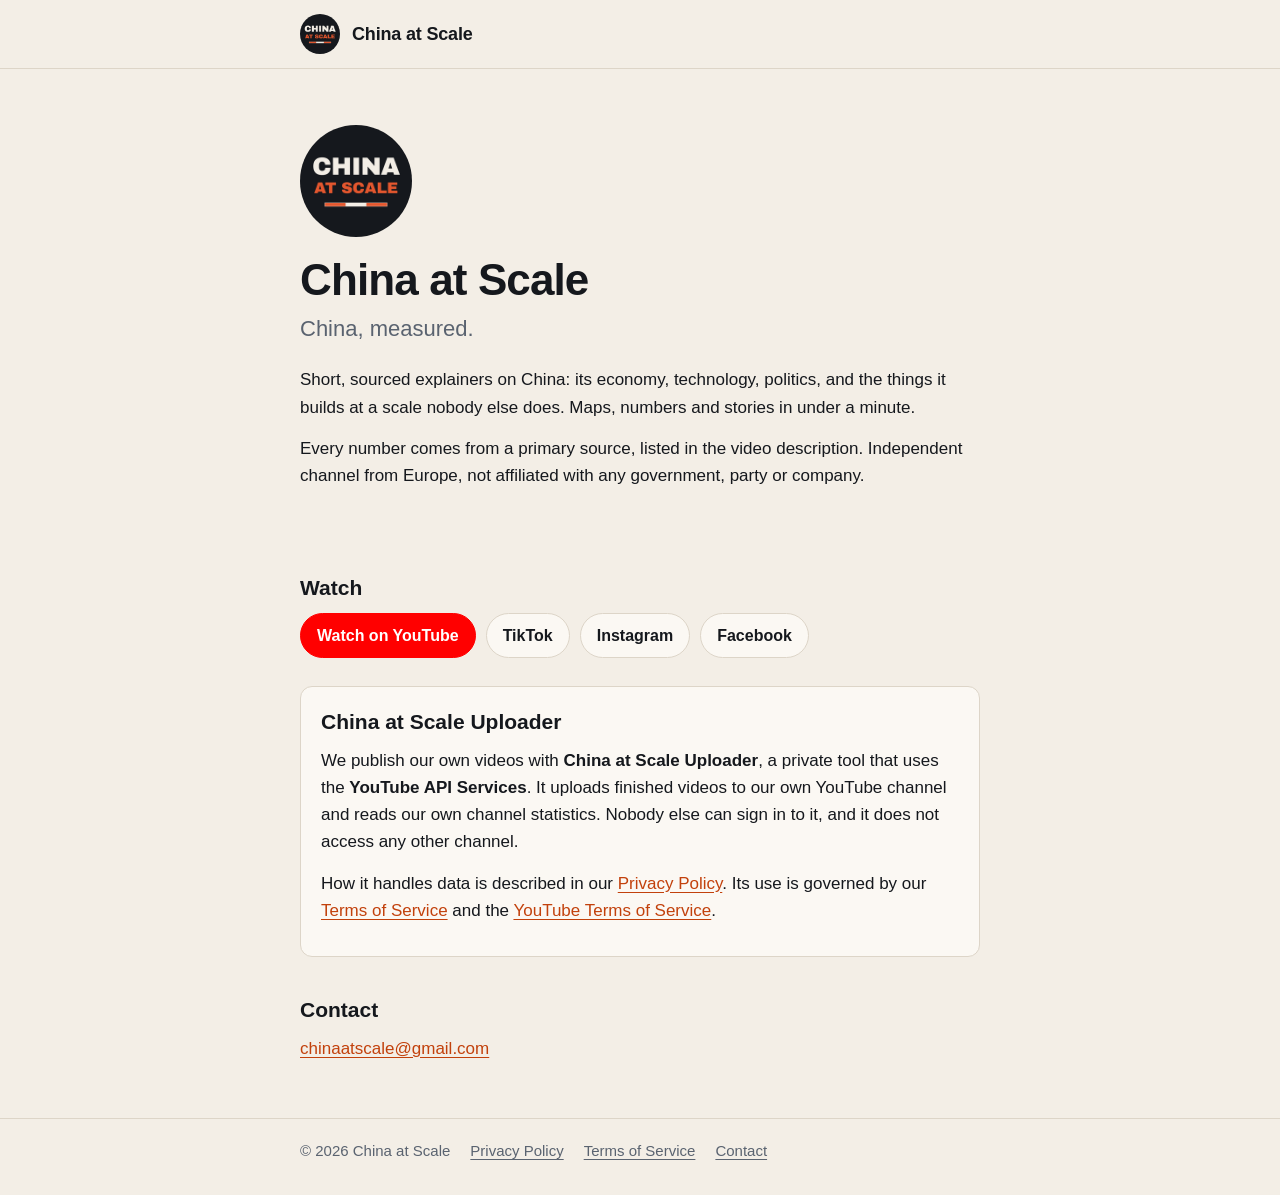
<file: index.html>
<!doctype html>
<html lang="en">
<head>
<meta charset="utf-8">
<meta name="viewport" content="width=device-width, initial-scale=1">
<title>China at Scale</title>
<meta name="description" content="Short, sourced explainers on China's economy, technology and politics. Maps, numbers and stories in under a minute.">
<link rel="icon" href="assets/favicon.png">
<link rel="stylesheet" href="style.css">
</head>
<body>
<header class="site"><div class="wrap">
  <img src="assets/avatar.png" alt="">
  <a class="brand" href="index.html">China at Scale</a>
</div></header>

<main class="wrap">
  <section class="hero">
    <img src="assets/avatar.png" alt="China at Scale logo">
    <h1>China at Scale</h1>
    <p class="tagline">China, measured.</p>
    <p>Short, sourced explainers on China: its economy, technology, politics, and the things it builds at a scale nobody else does. Maps, numbers and stories in under a minute.</p>
    <p>Every number comes from a primary source, listed in the video description. Independent channel from Europe, not affiliated with any government, party or company.</p>
  </section>

  <h2>Watch</h2>
  <ul class="channels">
    <li><a class="yt" href="https://www.youtube.com/@China_at_Scale">Watch on YouTube</a></li>
    <li><a href="https://www.tiktok.com/@chinaatscale">TikTok</a></li>
    <li><a href="https://www.instagram.com/chinaatscale/">Instagram</a></li>
    <li><a href="https://www.facebook.com/profile.php?id=61595751003273">Facebook</a></li>
  </ul>

  <div class="card">
    <h2>China at Scale Uploader</h2>
    <p>We publish our own videos with <strong>China at Scale Uploader</strong>, a private tool that uses the <strong>YouTube API Services</strong>. It uploads finished videos to our own YouTube channel and reads our own channel statistics. Nobody else can sign in to it, and it does not access any other channel.</p>
    <p>How it handles data is described in our <a href="privacy.html">Privacy Policy</a>. Its use is governed by our <a href="terms.html">Terms of Service</a> and the <a href="https://www.youtube.com/t/terms">YouTube Terms of Service</a>.</p>
  </div>

  <h2>Contact</h2>
  <p><a href="mailto:chinaatscale@gmail.com">chinaatscale@gmail.com</a></p>
</main>

<footer class="site"><div class="wrap">
  <span>© 2026 China at Scale</span>
  <a href="privacy.html">Privacy Policy</a>
  <a href="terms.html">Terms of Service</a>
  <a href="imprint.html">Contact</a>
</div></footer>
</body>
</html>
</file>
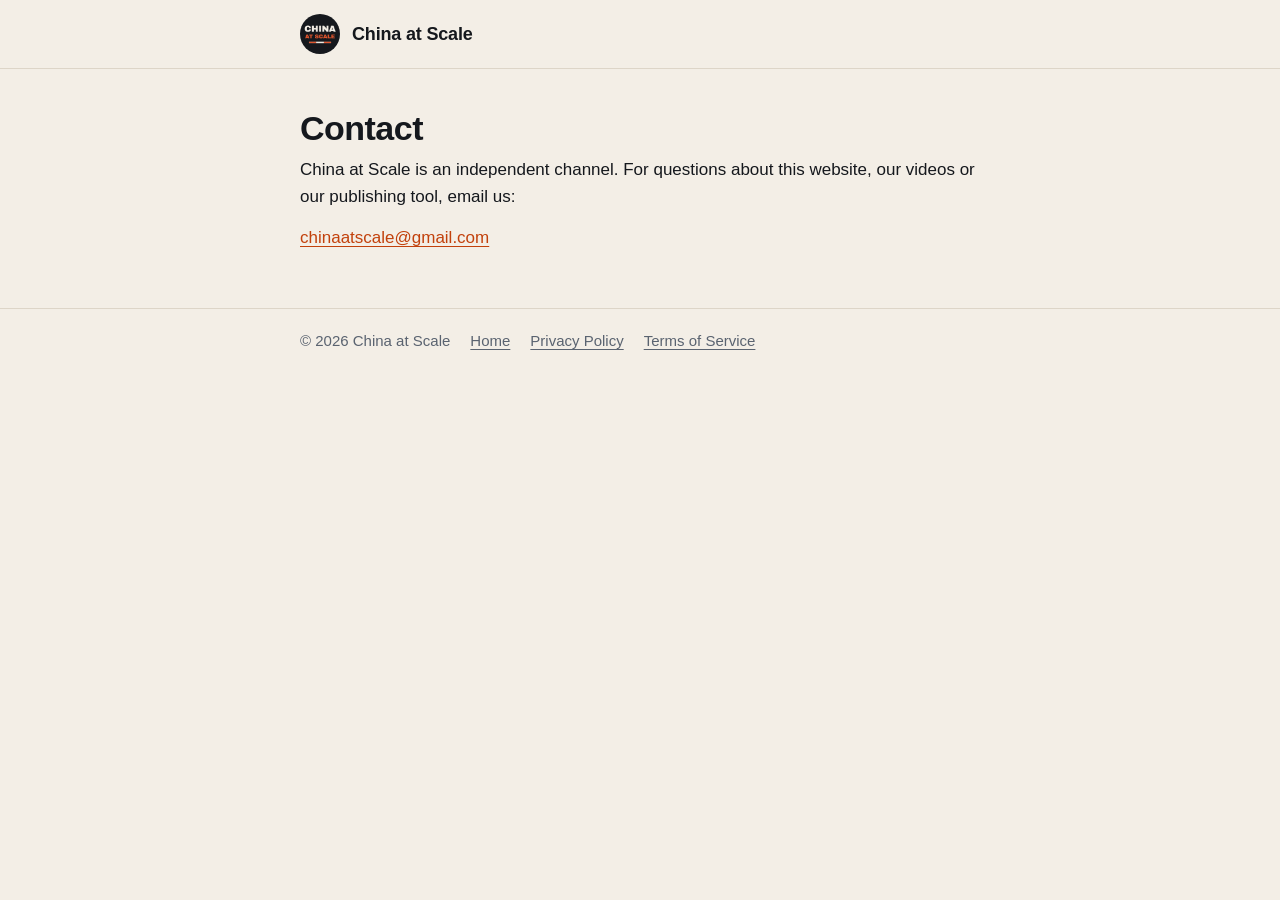
<file: imprint.html>
<!doctype html>
<html lang="en">
<head>
<meta charset="utf-8">
<meta name="viewport" content="width=device-width, initial-scale=1">
<title>Contact – China at Scale</title>
<link rel="icon" href="assets/favicon.png">
<link rel="stylesheet" href="style.css">
</head>
<body>
<header class="site"><div class="wrap">
  <img src="assets/avatar.png" alt="">
  <a class="brand" href="index.html">China at Scale</a>
</div></header>

<main class="wrap">
  <h1>Contact</h1>
  <p>China at Scale is an independent channel. For questions about this website, our videos or our publishing tool, email us:</p>
  <p><a href="mailto:chinaatscale@gmail.com">chinaatscale@gmail.com</a></p>
</main>

<footer class="site"><div class="wrap">
  <span>© 2026 China at Scale</span>
  <a href="index.html">Home</a>
  <a href="privacy.html">Privacy Policy</a>
  <a href="terms.html">Terms of Service</a>
</div></footer>
</body>
</html>
</file>
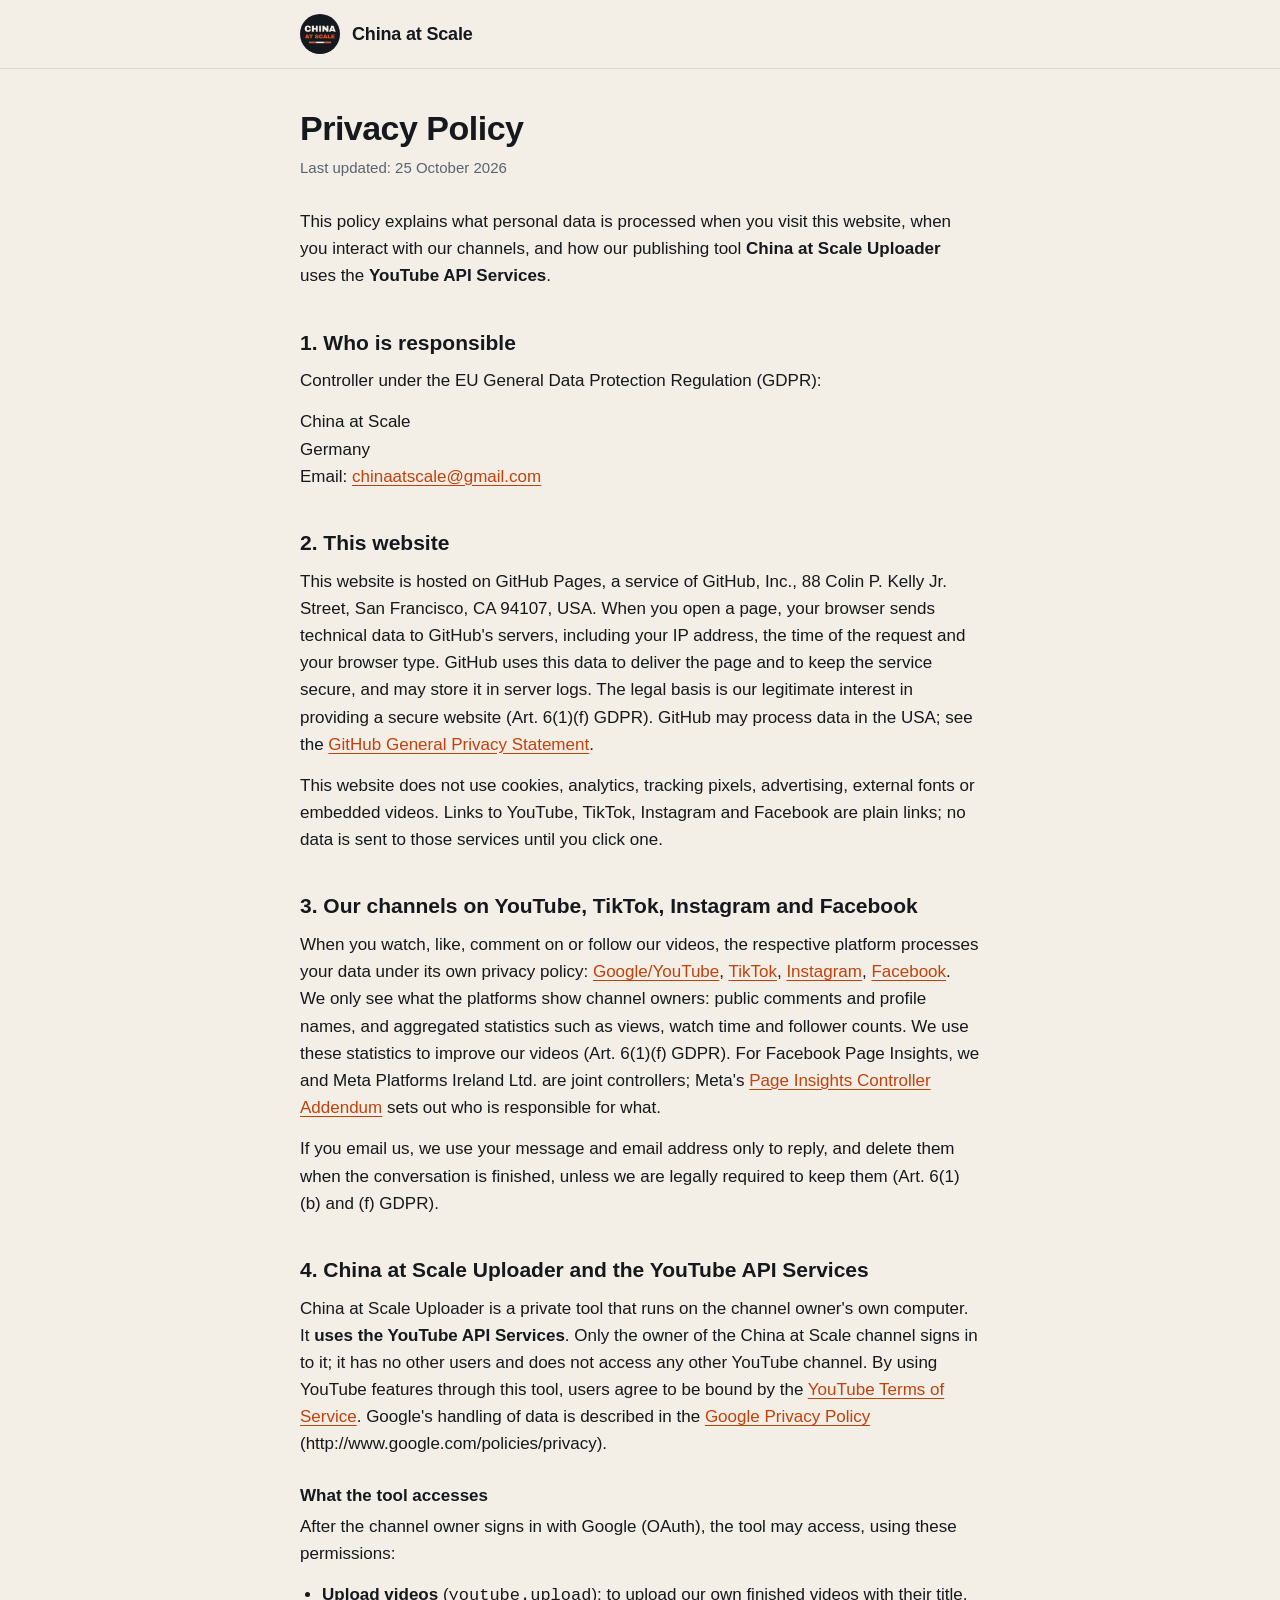
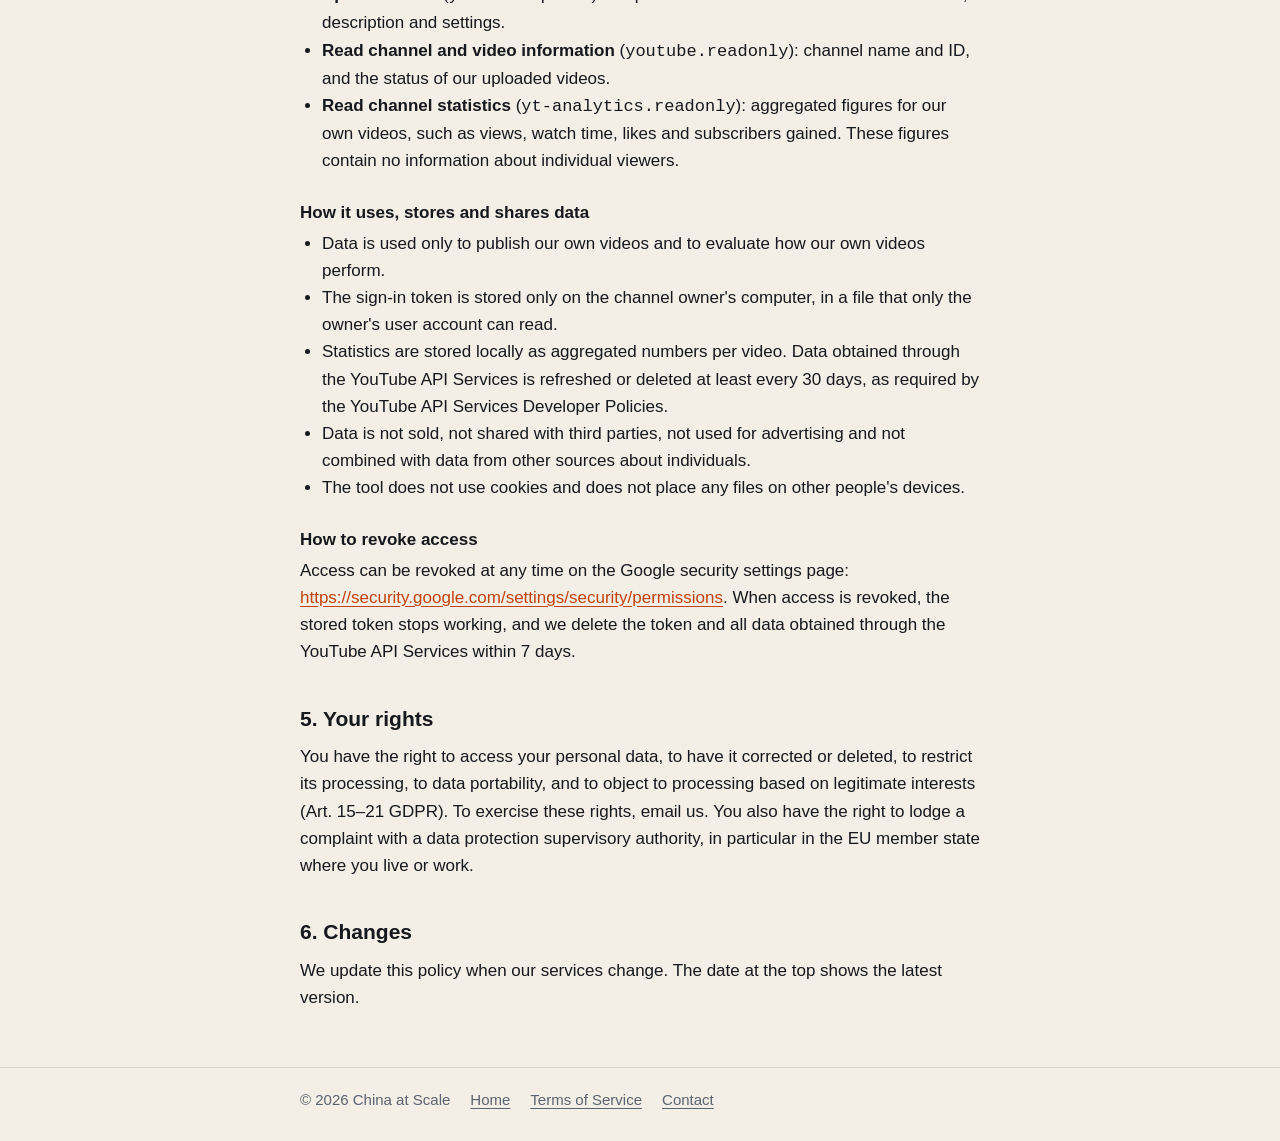
<file: privacy.html>
<!doctype html>
<html lang="en">
<head>
<meta charset="utf-8">
<meta name="viewport" content="width=device-width, initial-scale=1">
<title>Privacy Policy – China at Scale</title>
<link rel="icon" href="assets/favicon.png">
<link rel="stylesheet" href="style.css">
</head>
<body>
<header class="site"><div class="wrap">
  <img src="assets/avatar.png" alt="">
  <a class="brand" href="index.html">China at Scale</a>
</div></header>

<main class="wrap">
  <h1>Privacy Policy</h1>
  <p class="updated">Last updated: 25 October 2026</p>

  <p>This policy explains what personal data is processed when you visit this website, when you interact with our channels, and how our publishing tool <strong>China at Scale Uploader</strong> uses the <strong>YouTube API Services</strong>.</p>

  <h2>1. Who is responsible</h2>
  <p>Controller under the EU General Data Protection Regulation (GDPR):</p>
  <p class="addr">China at Scale
Germany
Email: <a href="mailto:chinaatscale@gmail.com">chinaatscale@gmail.com</a></p>

  <h2>2. This website</h2>
  <p>This website is hosted on GitHub Pages, a service of GitHub, Inc., 88 Colin P. Kelly Jr. Street, San Francisco, CA 94107, USA. When you open a page, your browser sends technical data to GitHub's servers, including your IP address, the time of the request and your browser type. GitHub uses this data to deliver the page and to keep the service secure, and may store it in server logs. The legal basis is our legitimate interest in providing a secure website (Art. 6(1)(f) GDPR). GitHub may process data in the USA; see the <a href="https://docs.github.com/en/site-policy/privacy-policies/github-general-privacy-statement">GitHub General Privacy Statement</a>.</p>
  <p>This website does not use cookies, analytics, tracking pixels, advertising, external fonts or embedded videos. Links to YouTube, TikTok, Instagram and Facebook are plain links; no data is sent to those services until you click one.</p>

  <h2>3. Our channels on YouTube, TikTok, Instagram and Facebook</h2>
  <p>When you watch, like, comment on or follow our videos, the respective platform processes your data under its own privacy policy: <a href="https://policies.google.com/privacy">Google/YouTube</a>, <a href="https://www.tiktok.com/legal/privacy-policy-eea">TikTok</a>, <a href="https://privacycenter.instagram.com/policy">Instagram</a>, <a href="https://www.facebook.com/privacy/policy">Facebook</a>. We only see what the platforms show channel owners: public comments and profile names, and aggregated statistics such as views, watch time and follower counts. We use these statistics to improve our videos (Art. 6(1)(f) GDPR). For Facebook Page Insights, we and Meta Platforms Ireland Ltd. are joint controllers; Meta's <a href="https://www.facebook.com/legal/terms/page_controller_addendum">Page Insights Controller Addendum</a> sets out who is responsible for what.</p>
  <p>If you email us, we use your message and email address only to reply, and delete them when the conversation is finished, unless we are legally required to keep them (Art. 6(1)(b) and (f) GDPR).</p>

  <h2>4. China at Scale Uploader and the YouTube API Services</h2>
  <p>China at Scale Uploader is a private tool that runs on the channel owner's own computer. It <strong>uses the YouTube API Services</strong>. Only the owner of the China at Scale channel signs in to it; it has no other users and does not access any other YouTube channel. By using YouTube features through this tool, users agree to be bound by the <a href="https://www.youtube.com/t/terms">YouTube Terms of Service</a>. Google's handling of data is described in the <a href="https://policies.google.com/privacy">Google Privacy Policy</a> (http://www.google.com/policies/privacy).</p>

  <h3>What the tool accesses</h3>
  <p>After the channel owner signs in with Google (OAuth), the tool may access, using these permissions:</p>
  <ul>
    <li><strong>Upload videos</strong> (<code>youtube.upload</code>): to upload our own finished videos with their title, description and settings.</li>
    <li><strong>Read channel and video information</strong> (<code>youtube.readonly</code>): channel name and ID, and the status of our uploaded videos.</li>
    <li><strong>Read channel statistics</strong> (<code>yt-analytics.readonly</code>): aggregated figures for our own videos, such as views, watch time, likes and subscribers gained. These figures contain no information about individual viewers.</li>
  </ul>

  <h3>How it uses, stores and shares data</h3>
  <ul>
    <li>Data is used only to publish our own videos and to evaluate how our own videos perform.</li>
    <li>The sign-in token is stored only on the channel owner's computer, in a file that only the owner's user account can read.</li>
    <li>Statistics are stored locally as aggregated numbers per video. Data obtained through the YouTube API Services is refreshed or deleted at least every 30 days, as required by the YouTube API Services Developer Policies.</li>
    <li>Data is not sold, not shared with third parties, not used for advertising and not combined with data from other sources about individuals.</li>
    <li>The tool does not use cookies and does not place any files on other people's devices.</li>
  </ul>

  <h3>How to revoke access</h3>
  <p>Access can be revoked at any time on the Google security settings page: <a href="https://security.google.com/settings/security/permissions">https://security.google.com/settings/security/permissions</a>. When access is revoked, the stored token stops working, and we delete the token and all data obtained through the YouTube API Services within 7 days.</p>

  <h2>5. Your rights</h2>
  <p>You have the right to access your personal data, to have it corrected or deleted, to restrict its processing, to data portability, and to object to processing based on legitimate interests (Art. 15–21 GDPR). To exercise these rights, email us. You also have the right to lodge a complaint with a data protection supervisory authority, in particular in the EU member state where you live or work.</p>

  <h2>6. Changes</h2>
  <p>We update this policy when our services change. The date at the top shows the latest version.</p>
</main>

<footer class="site"><div class="wrap">
  <span>© 2026 China at Scale</span>
  <a href="index.html">Home</a>
  <a href="terms.html">Terms of Service</a>
  <a href="imprint.html">Contact</a>
</div></footer>
</body>
</html>
</file>
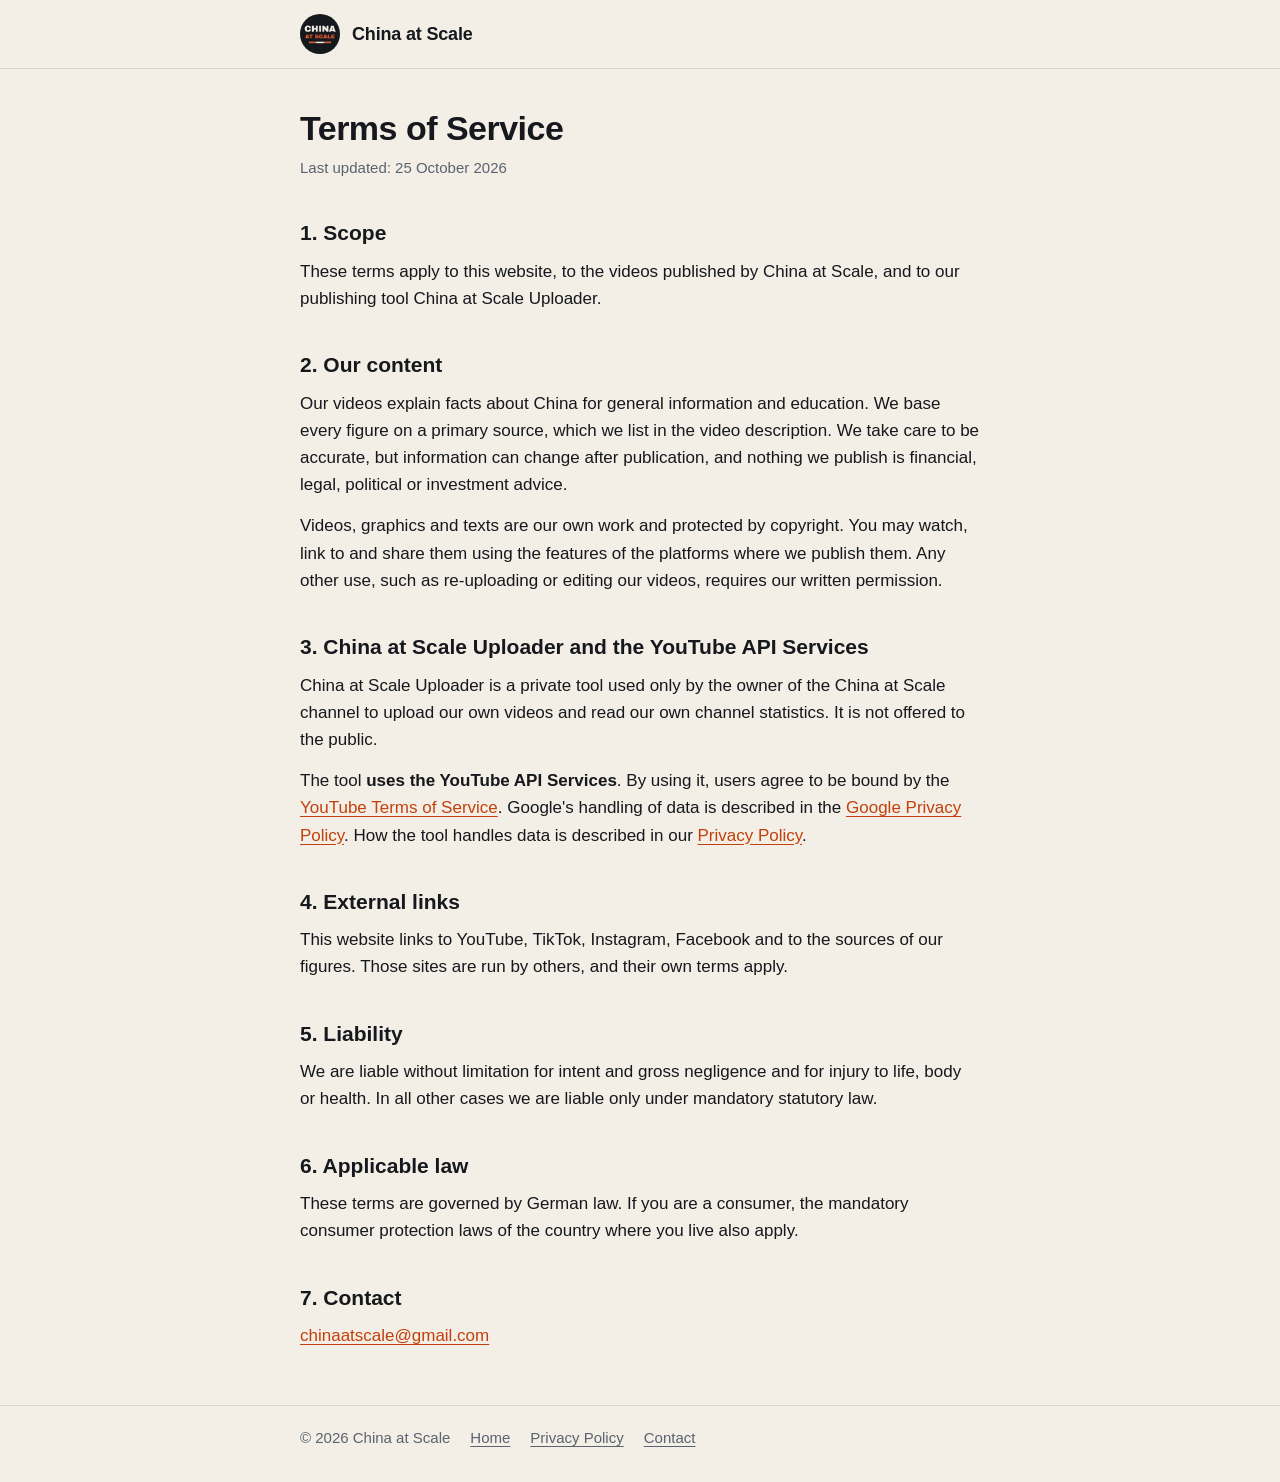
<file: terms.html>
<!doctype html>
<html lang="en">
<head>
<meta charset="utf-8">
<meta name="viewport" content="width=device-width, initial-scale=1">
<title>Terms of Service – China at Scale</title>
<link rel="icon" href="assets/favicon.png">
<link rel="stylesheet" href="style.css">
</head>
<body>
<header class="site"><div class="wrap">
  <img src="assets/avatar.png" alt="">
  <a class="brand" href="index.html">China at Scale</a>
</div></header>

<main class="wrap">
  <h1>Terms of Service</h1>
  <p class="updated">Last updated: 25 October 2026</p>

  <h2>1. Scope</h2>
  <p>These terms apply to this website, to the videos published by China at Scale, and to our publishing tool China at Scale Uploader.</p>

  <h2>2. Our content</h2>
  <p>Our videos explain facts about China for general information and education. We base every figure on a primary source, which we list in the video description. We take care to be accurate, but information can change after publication, and nothing we publish is financial, legal, political or investment advice.</p>
  <p>Videos, graphics and texts are our own work and protected by copyright. You may watch, link to and share them using the features of the platforms where we publish them. Any other use, such as re-uploading or editing our videos, requires our written permission.</p>

  <h2>3. China at Scale Uploader and the YouTube API Services</h2>
  <p>China at Scale Uploader is a private tool used only by the owner of the China at Scale channel to upload our own videos and read our own channel statistics. It is not offered to the public.</p>
  <p>The tool <strong>uses the YouTube API Services</strong>. By using it, users agree to be bound by the <a href="https://www.youtube.com/t/terms">YouTube Terms of Service</a>. Google's handling of data is described in the <a href="https://policies.google.com/privacy">Google Privacy Policy</a>. How the tool handles data is described in our <a href="privacy.html">Privacy Policy</a>.</p>

  <h2>4. External links</h2>
  <p>This website links to YouTube, TikTok, Instagram, Facebook and to the sources of our figures. Those sites are run by others, and their own terms apply.</p>

  <h2>5. Liability</h2>
  <p>We are liable without limitation for intent and gross negligence and for injury to life, body or health. In all other cases we are liable only under mandatory statutory law.</p>

  <h2>6. Applicable law</h2>
  <p>These terms are governed by German law. If you are a consumer, the mandatory consumer protection laws of the country where you live also apply.</p>

  <h2>7. Contact</h2>
  <p><a href="mailto:chinaatscale@gmail.com">chinaatscale@gmail.com</a></p>
</main>

<footer class="site"><div class="wrap">
  <span>© 2026 China at Scale</span>
  <a href="index.html">Home</a>
  <a href="privacy.html">Privacy Policy</a>
  <a href="imprint.html">Contact</a>
</div></footer>
</body>
</html>
</file>
<file: style.css>
/* China at Scale – Website. Farben aus brand/design-tokens.json. Keine externen Schriften oder Skripte (Datenschutz). */
:root {
  --paper: #F3EEE6;
  --ink: #15181D;
  --muted: #5A6370;
  --accent: #C2410C;
  --rule: #DDD5C8;
  --card: #FBF8F3;
}
@media (prefers-color-scheme: dark) {
  :root {
    --paper: #0E1116;
    --ink: #F3EEE6;
    --muted: #A3ACB7;
    --accent: #F07A52;
    --rule: #2A3038;
    --card: #161A20;
  }
}
* { box-sizing: border-box; }
html { -webkit-text-size-adjust: 100%; }
body {
  margin: 0;
  background: var(--paper);
  color: var(--ink);
  font: 17px/1.6 -apple-system, BlinkMacSystemFont, "Segoe UI", Inter, Roboto, Helvetica, Arial, sans-serif;
}
.wrap { max-width: 720px; margin: 0 auto; padding: 0 20px; }
a { color: var(--accent); text-underline-offset: 3px; }
a:hover { text-decoration-thickness: 2px; }

header.site { border-bottom: 1px solid var(--rule); }
header.site .wrap { display: flex; align-items: center; gap: 12px; padding-top: 14px; padding-bottom: 14px; }
header.site img { width: 40px; height: 40px; border-radius: 50%; }
header.site a.brand { color: var(--ink); text-decoration: none; font-weight: 800; letter-spacing: -0.01em; font-size: 18px; }

.hero { padding: 56px 0 32px; }
.hero img { width: 112px; height: 112px; border-radius: 50%; display: block; margin-bottom: 20px; }
.hero h1 { font-size: 44px; line-height: 1.05; margin: 0 0 8px; letter-spacing: -0.02em; font-weight: 900; }
.hero .tagline { font-size: 22px; color: var(--muted); margin: 0 0 20px; }

h1 { font-size: 34px; line-height: 1.15; margin: 40px 0 8px; letter-spacing: -0.015em; }
h2 { font-size: 21px; margin: 36px 0 8px; }
h3 { font-size: 17px; margin: 24px 0 4px; }
p, ul { margin: 0 0 14px; }
ul { padding-left: 22px; }
.updated { color: var(--muted); font-size: 15px; margin-bottom: 28px; }

.channels { display: flex; flex-wrap: wrap; gap: 10px; margin: 8px 0 28px; padding: 0; list-style: none; }
.channels a {
  display: inline-block; padding: 9px 16px; border: 1px solid var(--rule); border-radius: 999px;
  background: var(--card); color: var(--ink); text-decoration: none; font-weight: 600; font-size: 16px;
}
.channels a.yt { background: #FF0000; border-color: #FF0000; color: #FFFFFF; }
.channels a:hover { border-color: var(--ink); }

.card { background: var(--card); border: 1px solid var(--rule); border-radius: 12px; padding: 18px 20px; margin: 20px 0; }
.card h2 { margin-top: 0; }
.addr { white-space: pre-line; }
.todo { background: #FFE58A; color: #15181D; padding: 0 4px; border-radius: 3px; }

footer.site { border-top: 1px solid var(--rule); margin-top: 56px; color: var(--muted); font-size: 15px; }
footer.site .wrap { padding-top: 20px; padding-bottom: 32px; display: flex; flex-wrap: wrap; gap: 6px 20px; }
footer.site a { color: var(--muted); }

@media (max-width: 480px) {
  .hero { padding-top: 36px; }
  .hero h1 { font-size: 36px; }
  h1 { font-size: 28px; }
}
</file>
